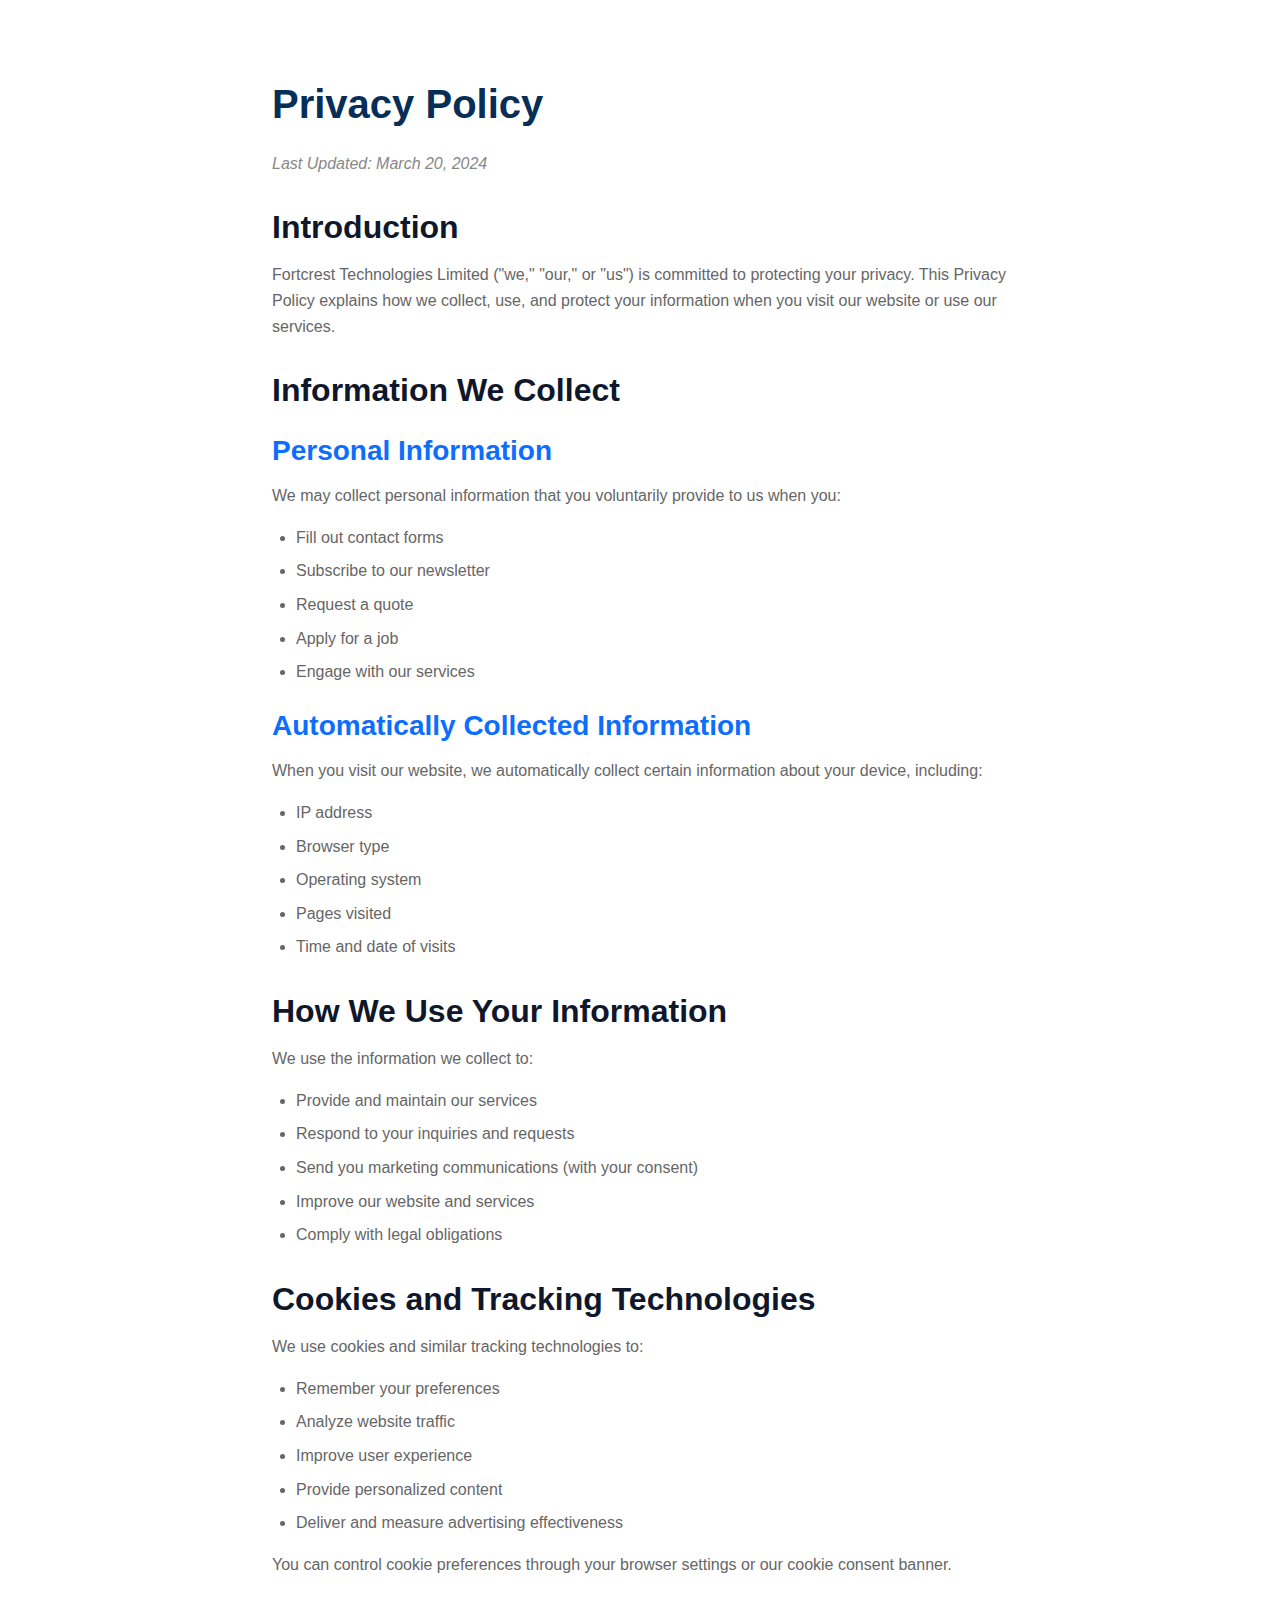
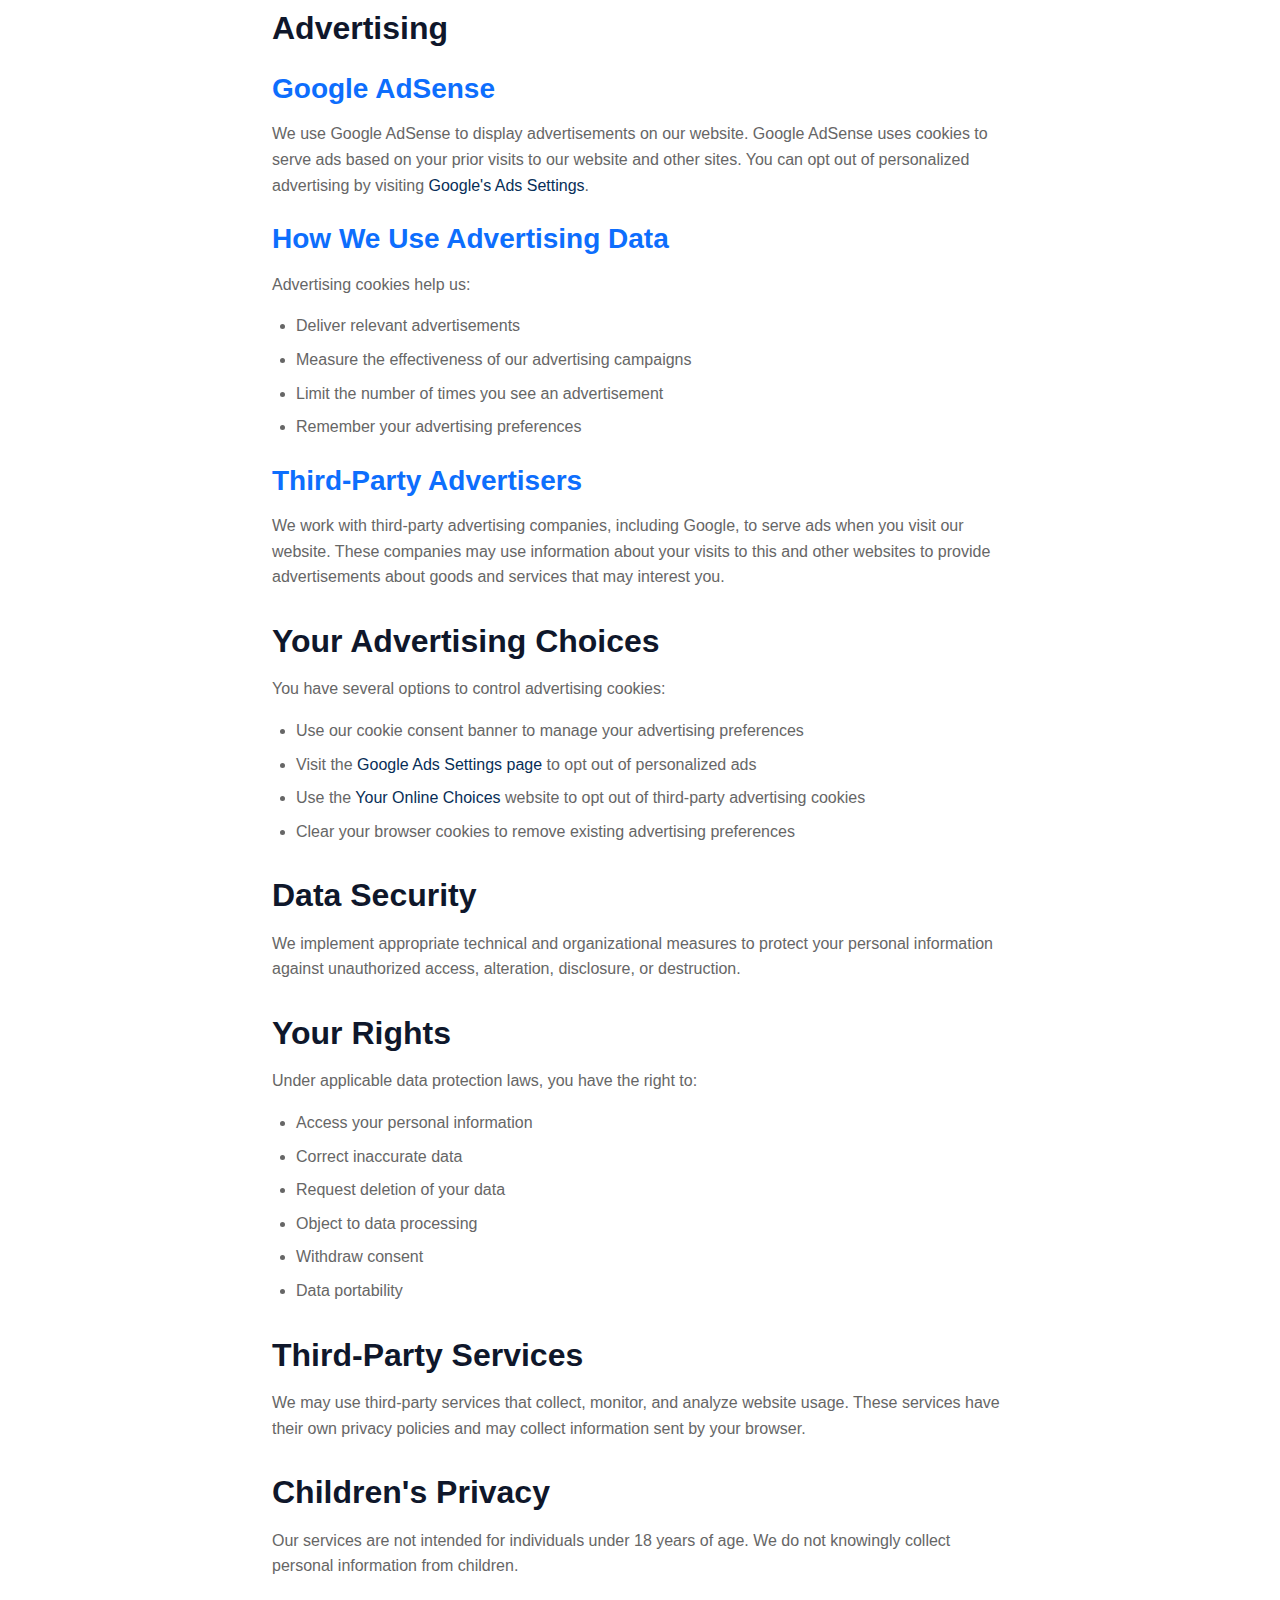
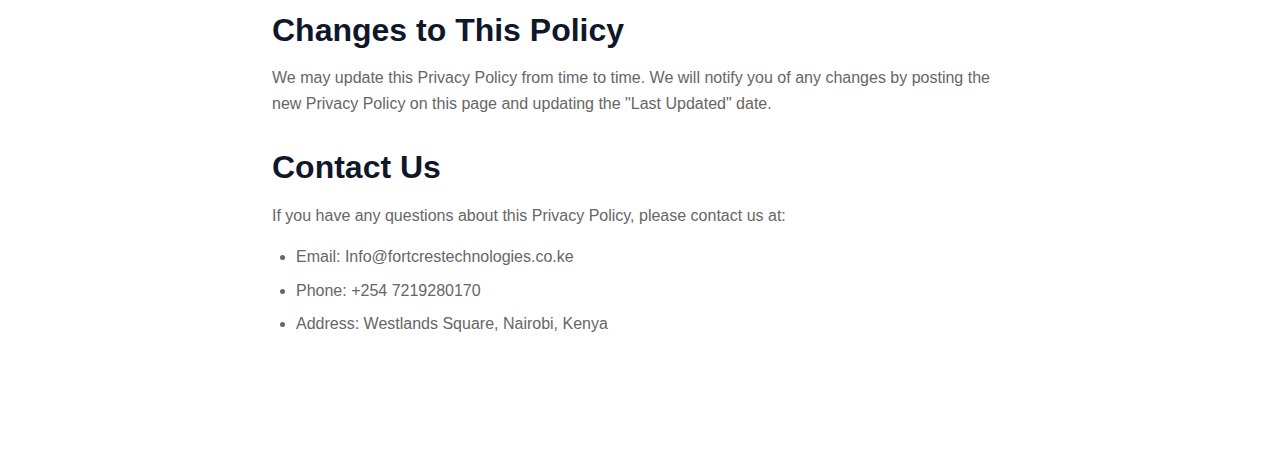
<file: privacy-policy.html>
<!DOCTYPE html>
<html lang="en">
<head>
    <meta charset="utf-8">
    <title>Privacy Policy | Fortcrest Technologies Limited</title>
    <meta name="description" content="Privacy Policy for Fortcrest Technologies Limited - Learn how we collect, use, and protect your personal information.">
    <meta name="viewport" content="width=device-width, initial-scale=1.0">
    
    <!-- Include your existing CSS files -->
    <link href="css/bootstrap.min.css" rel="stylesheet">
    <link href="css/style.css" rel="stylesheet">
    
    <style>
        .privacy-content {
            max-width: 800px;
            margin: 0 auto;
            padding: 2rem;
        }
        .privacy-section {
            margin-bottom: 2rem;
        }
        .privacy-section h2 {
            color: #0F172B;
            margin-bottom: 1rem;
        }
        .privacy-section h3 {
            color: #0d6efd;
            margin: 1.5rem 0 1rem;
        }
        .privacy-section p, .privacy-section ul {
            color: #666;
            line-height: 1.6;
        }
        .privacy-section ul {
            padding-left: 1.5rem;
        }
        .privacy-section li {
            margin-bottom: 0.5rem;
        }
        .last-updated {
            color: #888;
            font-style: italic;
            margin-bottom: 2rem;
        }
    </style>
</head>
<body>
    <!-- Include your navbar here -->
    
    <div class="container-fluid py-5">
        <div class="privacy-content">
            <h1 class="mb-4">Privacy Policy</h1>
            <p class="last-updated">Last Updated: March 20, 2024</p>

            <div class="privacy-section">
                <h2>Introduction</h2>
                <p>Fortcrest Technologies Limited ("we," "our," or "us") is committed to protecting your privacy. This Privacy Policy explains how we collect, use, and protect your information when you visit our website or use our services.</p>
            </div>

            <div class="privacy-section">
                <h2>Information We Collect</h2>
                <h3>Personal Information</h3>
                <p>We may collect personal information that you voluntarily provide to us when you:</p>
                <ul>
                    <li>Fill out contact forms</li>
                    <li>Subscribe to our newsletter</li>
                    <li>Request a quote</li>
                    <li>Apply for a job</li>
                    <li>Engage with our services</li>
                </ul>

                <h3>Automatically Collected Information</h3>
                <p>When you visit our website, we automatically collect certain information about your device, including:</p>
                <ul>
                    <li>IP address</li>
                    <li>Browser type</li>
                    <li>Operating system</li>
                    <li>Pages visited</li>
                    <li>Time and date of visits</li>
                </ul>
            </div>

            <div class="privacy-section">
                <h2>How We Use Your Information</h2>
                <p>We use the information we collect to:</p>
                <ul>
                    <li>Provide and maintain our services</li>
                    <li>Respond to your inquiries and requests</li>
                    <li>Send you marketing communications (with your consent)</li>
                    <li>Improve our website and services</li>
                    <li>Comply with legal obligations</li>
                </ul>
            </div>

            <div class="privacy-section">
                <h2>Cookies and Tracking Technologies</h2>
                <p>We use cookies and similar tracking technologies to:</p>
                <ul>
                    <li>Remember your preferences</li>
                    <li>Analyze website traffic</li>
                    <li>Improve user experience</li>
                    <li>Provide personalized content</li>
                    <li>Deliver and measure advertising effectiveness</li>
                </ul>
                <p>You can control cookie preferences through your browser settings or our cookie consent banner.</p>
            </div>

            <div class="privacy-section">
                <h2>Advertising</h2>
                <h3>Google AdSense</h3>
                <p>We use Google AdSense to display advertisements on our website. Google AdSense uses cookies to serve ads based on your prior visits to our website and other sites. You can opt out of personalized advertising by visiting <a href="https://www.google.com/settings/ads" target="_blank">Google's Ads Settings</a>.</p>
                
                <h3>How We Use Advertising Data</h3>
                <p>Advertising cookies help us:</p>
                <ul>
                    <li>Deliver relevant advertisements</li>
                    <li>Measure the effectiveness of our advertising campaigns</li>
                    <li>Limit the number of times you see an advertisement</li>
                    <li>Remember your advertising preferences</li>
                </ul>

                <h3>Third-Party Advertisers</h3>
                <p>We work with third-party advertising companies, including Google, to serve ads when you visit our website. These companies may use information about your visits to this and other websites to provide advertisements about goods and services that may interest you.</p>
            </div>

            <div class="privacy-section">
                <h2>Your Advertising Choices</h2>
                <p>You have several options to control advertising cookies:</p>
                <ul>
                    <li>Use our cookie consent banner to manage your advertising preferences</li>
                    <li>Visit the <a href="https://www.google.com/settings/ads" target="_blank">Google Ads Settings page</a> to opt out of personalized ads</li>
                    <li>Use the <a href="https://www.youronlinechoices.com/" target="_blank">Your Online Choices</a> website to opt out of third-party advertising cookies</li>
                    <li>Clear your browser cookies to remove existing advertising preferences</li>
                </ul>
            </div>

            <div class="privacy-section">
                <h2>Data Security</h2>
                <p>We implement appropriate technical and organizational measures to protect your personal information against unauthorized access, alteration, disclosure, or destruction.</p>
            </div>

            <div class="privacy-section">
                <h2>Your Rights</h2>
                <p>Under applicable data protection laws, you have the right to:</p>
                <ul>
                    <li>Access your personal information</li>
                    <li>Correct inaccurate data</li>
                    <li>Request deletion of your data</li>
                    <li>Object to data processing</li>
                    <li>Withdraw consent</li>
                    <li>Data portability</li>
                </ul>
            </div>

            <div class="privacy-section">
                <h2>Third-Party Services</h2>
                <p>We may use third-party services that collect, monitor, and analyze website usage. These services have their own privacy policies and may collect information sent by your browser.</p>
            </div>

            <div class="privacy-section">
                <h2>Children's Privacy</h2>
                <p>Our services are not intended for individuals under 18 years of age. We do not knowingly collect personal information from children.</p>
            </div>

            <div class="privacy-section">
                <h2>Changes to This Policy</h2>
                <p>We may update this Privacy Policy from time to time. We will notify you of any changes by posting the new Privacy Policy on this page and updating the "Last Updated" date.</p>
            </div>

            <div class="privacy-section">
                <h2>Contact Us</h2>
                <p>If you have any questions about this Privacy Policy, please contact us at:</p>
                <ul>
                    <li>Email: Info@fortcrestechnologies.co.ke</li>
                    <li>Phone: +254 7219280170</li>
                    <li>Address: Westlands Square, Nairobi, Kenya</li>
                </ul>
            </div>
        </div>
    </div>

    <!-- Include your footer here -->

    <!-- Include your scripts here -->
    <script src="js/main.js"></script>
</body>
</html>
</file>
<file: css/style.css>
/*** Root Font Settings ***/
html {
    scroll-behavior: smooth;
}

:root {
    --bs-font-sans-serif: "Century Gothic", "CenturyGothic", "AppleGothic", sans-serif;
}

body {
    font-family: var(--bs-font-sans-serif);
}

/*** Spinner Start ***/

#spinner {
    opacity: 0;
    visibility: hidden;
    transition: opacity .8s ease-out, visibility 0s linear .5s;
    z-index: 99999;
 }

 #spinner.show {
     transition: opacity .8s ease-out, visibility 0s linear .0s;
     visibility: visible;
     opacity: 1;
 }

/*** Spinner End ***/


/*** Button Start ***/
.btn {
    font-weight: 600;
    transition: .5s;
}

.btn-square {
    width: 38px;
    height: 38px;
}

.btn-sm-square {
    width: 32px;
    height: 32px;
}

.btn-md-square {
    width: 46px;
    height: 46px;
}

.btn-lg-square {
    width: 58px;
    height: 58px;
}

.btn-square,
.btn-sm-square,
.btn-md-square,
.btn-lg-square {
    padding: 0;
    display: flex;
    align-items: center;
    justify-content: center;
    font-weight: normal;
}

.back-to-top {
    position: fixed;
    width: 50px;
    height: 50px;
    right: 30px;
    bottom: 30px;
    z-index: 99;
}

/*** Button End ***/


/*** Topbar Start ***/

.topbar .top-info {
    letter-spacing: 1px;
}

.topbar .top-link {
    display: flex;
    align-items: center;
    justify-content: center;
}

.topbar .top-link a {
    margin-right: 10px;
}

#note {
    width: 500px;
    overflow: hidden;
}

#note small {
    position: relative;
    display: inline-block;
    animation: mymove 5s infinite;
    animation-timing-function: all;
}

@keyframes mymove {
    from {left: -100%;}
    to {left: 100%;}
}

/*** Topbar End ***/


/*** Navbar Start ***/
.navbar .navbar-nav {
    padding: 15px 0;
}

.navbar .navbar-nav .nav-link {
    padding: 10px;
    color: var(--bs-white);
    font-size: 18px;
    outline: none;
    
}

.navbar .navbar-nav .nav-link:hover,
.navbar .navbar-nav .nav-link.active {
    color: var(--bs-secondary) !important;
}

.navbar .dropdown-toggle::after {
    border: none;
    content: "\f107";
    font-family: "font awesome 5 free";
    font-weight: 900;
    vertical-align: middle;
    margin-left: 8px;
}

@media (min-width: 992px) {
    .navbar .nav-item .dropdown-menu {
        display: block;
        visibility: hidden;
        top: 100%;
        transform: rotateX(-75deg);
        transform-origin: 0% 0%;
        transition: .5s;
        opacity: 0;
    }
}

.navbar .nav-item:hover .dropdown-menu {
    transform: rotateX(0deg);
    visibility: visible;
    transition: .5s;
    opacity: 1;
}

/*** Navbar End ***/


/*** Carousel Start ***/

.carousel-item {
    position: relative;
}

.carousel-item::after {
    content: "";
    width: 100%;
    height: 100%;
    position: absolute;
    top: 0;
    left: 0;
    background: rgba(0, 0, 0, .6);
}

.carousel-caption {
    height: 100%;
    display: flex;
    align-items: center;
    justify-content: center;
    z-index: 1;
}

.carousel-item p {
    max-width: 700px;
    margin: 0 auto 35px auto;
}

.carousel-control-prev {
    width: 90px;
    height: 60px;
    position: absolute;
    top: 50%;
    left: 0;
    background: var(--bs-primary);
    border-radius: 0 50px 50px 0;
    opacity: 1;
}

.carousel-control-prev:hover {
    background: var(--bs-secondary);
    transition: .8s;
}

.carousel-control-next {
    width: 90px;
    height: 60px;
    position: absolute;
    top: 50%;
    right: 0;
    background: var(--bs-primary);
    border-radius: 50px 0 0 50px;
    opacity: 1;
}

.carousel-control-next:hover {
    background: var(--bs-secondary);
    transition: .8s;
}

.carousel-caption .carousel-content a button.carousel-content-btn1 {
    background: var(--bs-secondary);
    color: var(--bs-dark);
    opacity: 1;
    border: 0;
    border-radius: 20px;
}

.carousel-caption .carousel-content a button.carousel-content-btn1:hover {
    background: var(--bs-primary);
    color: #ffffff;
    border: 0;
    opacity: 1;
    transition: 1s;
    border-radius: 20px;
}

.carousel-caption .carousel-content a button.carousel-content-btn2 {
    background: var(--bs-primary);
    color: var(--bs-white);
    opacity: 1;
    border: 0;
    border-radius: 20px;
}

.carousel-caption .carousel-content a button.carousel-content-btn2:hover {
    background: var(--bs-secondary);
    color: var(--bs-dark);
    border: 0;
    opacity: 1;
    transition: 1s;
    border-radius: 20px;
}

#carouselId .carousel-indicators li {
    width: 30px;
    height: 10px;
    background: var(--bs-primary);
    margin: 10px;
    border-radius: 30px;
    opacity: 1;
}

#carouselId .carousel-indicators li:hover {
    background: var(--bs-secondary);
    opacity: 1;
}

@media (max-width: 992px) {
    .carousel-item {
        min-height: 500px;
    }
    
    .carousel-item img {
        min-height: 500px;
        object-fit: cover;
    }

    .carousel-item h1 {
        font-size: 40px !important;
    }

    .carousel-item p {
        font-size: 16px !important;
    }
}

@media (max-width: 768px) {
    .carousel-item {
        min-height: 400px;
    }
    
    .carousel-item img {
        min-height: 400px;
        object-fit: cover;
    }

    .carousel-item h1 {
        font-size: 28px !important;
    }

    .carousel-item p {
        font-size: 14px !important;
    }
}

.page-header {
    background: linear-gradient(rgba(0, 0, 0, .6), rgba(0, 0, 0, .6)), url(../img/carousel-1.jpg) center center no-repeat;
    background-size: cover;
}

.page-header .breadcrumb-item+.breadcrumb-item::before {
    color: var(--bs-white);
}

.page-header .breadcrumb-item,
.page-header .breadcrumb-item a {
    font-size: 18px;
    color: var(--bs-white);
}

/*** Carousel End ***/


/*** Services Start ***/

.services .services-item {
    box-shadow: 0 0 60px rgba(0, 0, 0, .2);
    width: 100%;
    height: 100%;
    border-radius: 10px;
    padding: 10px 0;
    position: relative;
}

/* Removing hover effects */
.services-content::after {
    display: none; /* Remove the overlay effect */
}

.services-item .services-content-icon i,
.services-item .services-content-icon p {
    transition: none; /* Remove transition */
}

/* Remove hover state changes */
.services-item:hover .services-content::after,
.services-item:hover .services-content-icon,
.services-item:hover .services-content-icon i,
.services-item:hover .services-content-icon p {
    /* Remove all hover effects */
    transform: none;
    color: inherit !important;
    position: static;
    z-index: auto;
    opacity: 1;
    height: auto;
}

/*** Services End ***/


/*** Project Start ***/

.project-img {
    position: relative;
    padding: 15px;
}

.project-img::before {
    content: "";
    position: absolute;
    width: 150px;
    height: 150px;
    top: 0;
    left: 0;
    background: var(--bs-secondary);
    border-radius: 10px;
    opacity: 1;
    z-index: -1;
    transition: .5s;
}

.project-img::after {
    content: "";
    width: 150px;
    height: 150px;
    position: absolute;
    right: 0;
    bottom: 0;
    background: var(--bs-primary);
    border-radius: 10px;
    opacity: 1;
    z-index: -1;
    transition: .5s;
}

.project-content {
    position: absolute;
    width: 100%;
    height: 100%;
    top: 0;
    left: 0;
    display: flex;
    align-items: center;
    justify-content: center;
    opacity: 0;
}

.project-content a {
    display: inline-block;
    padding: 20px 25px;
    background: var(--bs-primary);
    border-radius: 10px;
}

.project-item:hover .project-content {
    opacity: 1;
    transition: .5s;
}

.project-item:hover .project-img::before,
.project-item:hover .project-img::after {
    opacity: 0;
}

/*** Project End ***/


/*** Blog Start ***/
/* Showreel */
.showreel {
    overflow: hidden;
    width: 100%;
    padding: 20px 0;
    background-color: var(--background-card);
    margin-top: 30px;
  }
  
  .reel-track {
    display: flex;
    width: max-content;
    animation: scroll-left 20s linear infinite;
  }
  
  .reel-item {
    flex: 0 0 auto;
    margin: 0 30px;
    font-size: 20px;
    font-weight: 600;
    color: var(--primary-color);
    white-space: nowrap;
    transition: transform 0.3s;
  }
  .reel-item:hover {
    transform: scale(1.1);
    color: var(--secondary-color);
  }
  
  @keyframes scroll-left {
    0% {
      transform: translateX(0);
    }
    100% {
      transform: translateX(-50%);
    }
  }

  .section {
    padding: 60px;
    text-align: center;
    background-color: var(--background-dark);
  }

/*** Blog End ***/


/*** Team Start ***/

.team-item {
    border-top: 30px solid var(--bs-secondary) !important;
    background: rgba(239, 239, 241, 0.8);
}

.team-content::before {
    height: 200px;
    display: block;
    content: "";
    position: relative;
    top: -101px;
    background: var(--bs-secondary);
    clip-path: polygon(50% 50%, 100% 50%, 50% 100%, 0% 50%);
    padding: 60px;
    opacity: 1;
}

.team-img-icon {
    position: relative;
    margin-top: -200px;
    padding: 30px;
    padding-bottom: 0;
}

.team-img {
    border: 15px solid var(--bs-white);
}

.team-img img {
    border: 10px solid var(--bs-secondary);
    transition: .5s;
}

.team-item:hover h4 {
    color: var(--bs-primary);
    transition: .5s;
}

.team-item:hover .team-img img {
    transform: scale(1.05);
    border: 10px solid var(--bs-secondary);
}

.team-carousel .owl-stage {
    position: relative;
    width: 100%;
    height: 100%;
}

.team-carousel .owl-nav {
    position: absolute;
    top: -100px;
    right: 50px;
    display: flex;
}

.team-carousel .owl-nav .owl-prev,
.team-carousel .owl-nav .owl-next {
    width: 56px;
    height: 56px;
    border-radius: 56px;
    margin-left: 15px;
    background: var(--bs-secondary);
    color: var(--bs-white);
    display: flex;
    align-items: center;
    justify-content: center;
    transition: .5s;
}

.team-carousel .owl-nav .owl-prev:hover,
.team-carousel .owl-nav .owl-next:hover {
    background: var(--bs-primary);
    color: var(--bs-white);
}

@media (max-width: 992px) {
    .team-carousel {
        margin-top: 3rem;
    }

    .team-carousel .owl-nav {
        top: -85px;
        left: 50%;
        right: auto;
        transform: translateX(-50%);
        margin-left: -15px;
    }
}

/*** Team End ***/


/*** Testimonial Start ***/

.testimonial-item {
    background: #e3f0eb;

}

.testimonial-carousel .owl-dots {
    margin-top: 15px;
    display: flex;
    align-items: flex-end;
    justify-content: center;
}

.testimonial-carousel .owl-dot {
    position: relative;
    display: inline-block;
    margin: 0 5px;
    width: 15px;
    height: 15px;
    background: #c1dad0;
    border-radius: 15px;
    transition: .5s;
}

.testimonial-carousel .owl-dot.active {
    width: 30px;
    background: var(--bs-primary);
}

.testimonial-carousel .owl-item.center {
    position: relative;
    z-index: 1;
}

.testimonial-carousel .owl-item .testimonial-item {
    transition: .5s;
}

.testimonial-carousel .owl-item.center .testimonial-item {
    background: #FFFFFF !important;
    box-shadow: 0 0 30px #DDDDDD;
}

/*** Testimonial End ***/


/*** Contact Start ***/
.contact-detail::before {
    position: absolute;
    content: "";
    height: 50%;
    width: 100%;
    top: 0;
    left: 0;
    background: linear-gradient(rgb(210, 243, 235, 1), rgba(230, 250, 245, .3)), url(../img/background.jpg) center center no-repeat;
    background-size: cover;
    border-radius: 10px;
    z-index: -1;
}

.contact-map {
    background: #1f2b2d;
}

.contact-form {
    background: #1f2b2d;
}

/*** Contact End ***/


/*** Footer Start ***/

.footer .short-link a,
.footer .help-link a,
.footer .contact-link a {
    transition: .5s;
}

.footer .short-link a:hover,
.footer .help-link a:hover,
.footer .contact-link a:hover {
    letter-spacing: 1px;
}

.footer .hightech-link a:hover {
    background: var(--bs-secondary);
    border: 0;
}

/*** Footer End ***/
</file>
